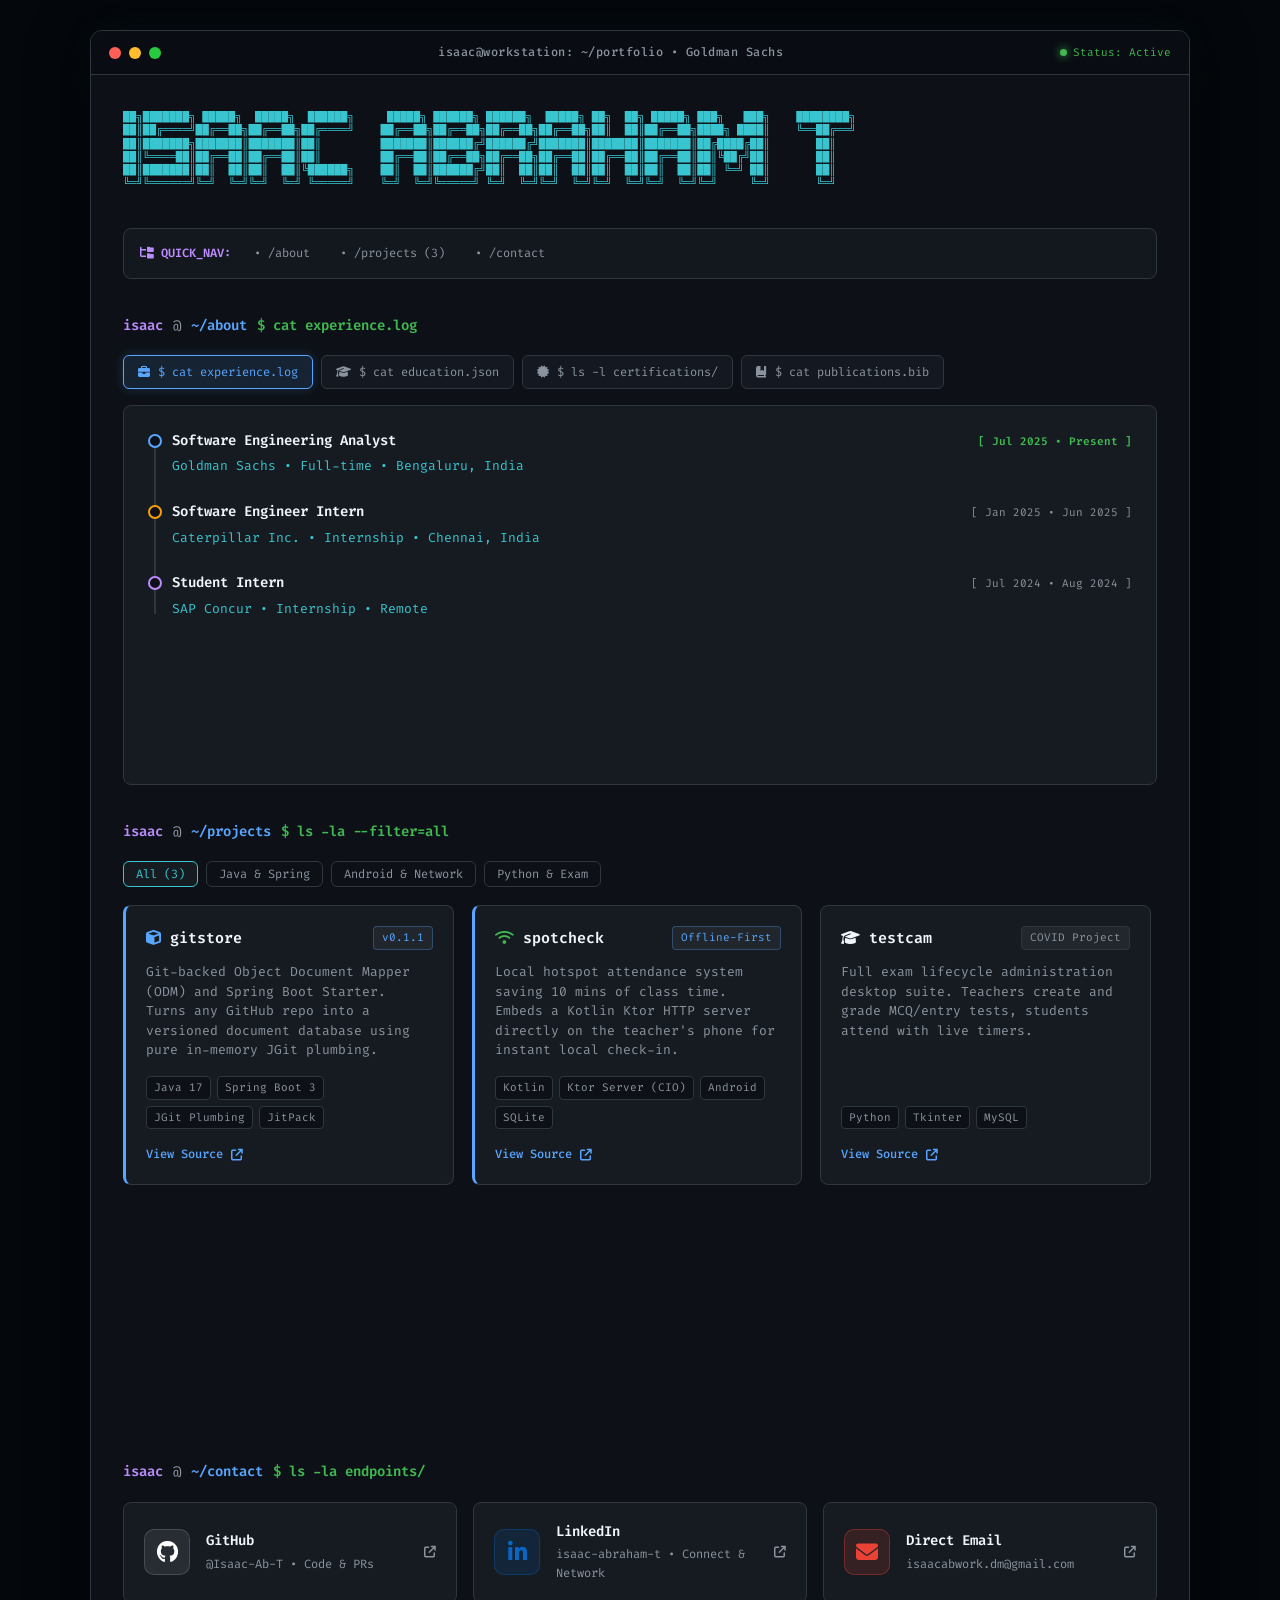
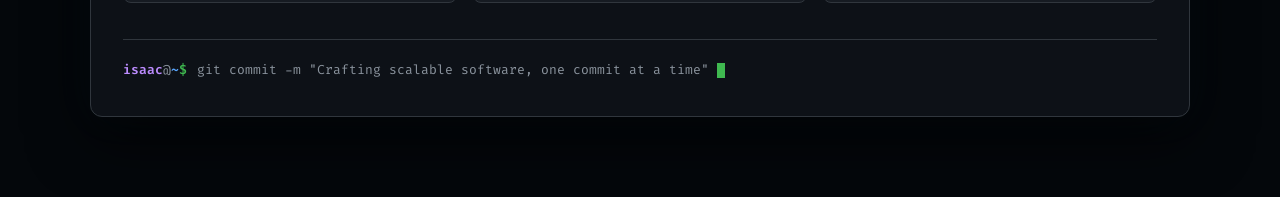
<file: index.html>
<!DOCTYPE html>
<html lang="en">
<head>
  <meta charset="UTF-8">
  <meta name="viewport" content="width=device-width, initial-scale=1.0">
  <title>Isaac Abraham T &bull; Terminal Portfolio</title>
  <link rel="preconnect" href="https://fonts.googleapis.com">
  <link rel="preconnect" href="https://fonts.gstatic.com" crossorigin>
  <link href="https://fonts.googleapis.com/css2?family=Fira+Code:wght@300;400;500;600;700&display=swap" rel="stylesheet">
  <link rel="stylesheet" href="https://cdnjs.cloudflare.com/ajax/libs/font-awesome/6.4.0/css/all.min.css">
  <style>
    :root {
      --bg-dark: #0d1117;
      --card-bg: #161b22;
      --border-color: #30363d;
      --border-hover: #58a6ff;
      --text-main: #c9d1d9;
      --text-muted: #8b949e;
      --accent-cyan: #39c5cf;
      --accent-green: #3fb950;
      --accent-blue: #58a6ff;
      --accent-purple: #bc8cff;
      --accent-orange: #d29922;
      --accent-red: #ff7b72;
    }

    html {
      scroll-behavior: smooth;
    }

    /* Terminal Focus styling for Tab keyboard navigation */
    :focus-visible {
      outline: 2px solid var(--accent-blue);
      outline-offset: 3px;
      border-radius: 4px;
      box-shadow: 0 0 10px rgba(88, 166, 255, 0.4);
    }

    * {
      box-sizing: border-box;
      margin: 0;
      padding: 0;
    }

    body {
      background-color: #04070b;
      color: var(--text-main);
      font-family: 'Fira Code', monospace;
      line-height: 1.6;
      padding: 30px 16px 80px 16px;
      font-size: 14px;
    }

    /* Terminal Shell Window */
    .terminal-window {
      max-width: 1100px;
      margin: 0 auto;
      background: var(--bg-dark);
      border: 1px solid var(--border-color);
      border-radius: 12px;
      box-shadow: 0 20px 60px rgba(0, 0, 0, 0.7), 0 0 40px rgba(56, 189, 248, 0.05);
      overflow: hidden;
    }

    /* Top Window Bar */
    .terminal-titlebar {
      background: #090d13;
      border-bottom: 1px solid var(--border-color);
      padding: 12px 18px;
      display: flex;
      align-items: center;
      justify-content: space-between;
      position: sticky;
      top: 0;
      z-index: 50;
      gap: 12px;
      flex-wrap: wrap;
    }

    .window-controls {
      display: flex;
      gap: 8px;
      flex-shrink: 0;
    }
    .window-dot {
      width: 12px;
      height: 12px;
      border-radius: 50%;
      display: inline-block;
    }
    .dot-close { background: #ff5f56; }
    .dot-min { background: #ffbd2e; }
    .dot-max { background: #27c93f; }

    .terminal-title {
      font-size: 12px;
      color: var(--text-muted);
      font-weight: 500;
      letter-spacing: 0.5px;
    }

    .status-badge {
      font-size: 11px;
      color: var(--accent-green);
      display: flex;
      align-items: center;
      gap: 6px;
    }
    .status-badge::before {
      content: '';
      width: 7px;
      height: 7px;
      border-radius: 50%;
      background: var(--accent-green);
      box-shadow: 0 0 8px var(--accent-green);
    }

    /* Terminal Body */
    .terminal-body {
      padding: 36px 32px;
    }

    /* Sticky Quick Nav */
    .terminal-nav {
      background: rgba(22, 27, 34, 0.7);
      border: 1px solid var(--border-color);
      border-radius: 8px;
      padding: 10px 16px;
      margin-bottom: 36px;
      display: flex;
      flex-wrap: wrap;
      align-items: center;
      gap: 12px;
    }
    .nav-label {
      color: var(--accent-purple);
      font-weight: 600;
      font-size: 12px;
    }
    .nav-links {
      display: flex;
      flex-wrap: wrap;
      gap: 8px;
    }
    .nav-btn {
      color: var(--text-muted);
      text-decoration: none;
      font-size: 12px;
      padding: 4px 10px;
      border-radius: 6px;
      border: 1px solid transparent;
      transition: all 0.2s;
    }
    .nav-btn:hover {
      color: var(--accent-blue);
      background: rgba(88, 166, 255, 0.1);
      border-color: rgba(88, 166, 255, 0.3);
    }

    /* Section Prompts */
    .cli-prompt {
      margin-top: 36px;
      margin-bottom: 18px;
      display: flex;
      align-items: center;
      gap: 10px;
      font-size: 14px;
      scroll-margin-top: 70px;
    }
    .cli-user { color: var(--accent-purple); font-weight: 600; }
    .cli-at { color: var(--text-muted); }
    .cli-path { color: var(--accent-blue); font-weight: 600; }
    .cli-cmd { color: var(--accent-green); font-weight: 600; }

    /* ASCII Banner */
    .ascii-banner {
      color: var(--accent-cyan);
      font-size: 11px;
      line-height: 1.2;
      margin-bottom: 24px;
      overflow-x: auto;
      white-space: pre;
      letter-spacing: 0px;
      font-weight: 600;
    }

    /* =========================================================
       FIXED HEIGHT CONTAINER FOR ABOUT ME
       (Eliminates jumpiness / layout shifting)
       ========================================================= */
    .about-subtabs-toolbar {
      display: flex;
      gap: 8px;
      margin-bottom: 16px;
      flex-wrap: wrap;
    }
    .tab-command-btn {
      background: rgba(22, 27, 34, 0.8);
      border: 1px solid var(--border-color);
      color: var(--text-muted);
      font-family: 'Fira Code', monospace;
      font-size: 12px;
      padding: 8px 14px;
      border-radius: 6px;
      cursor: pointer;
      display: flex;
      align-items: center;
      gap: 8px;
      transition: all 0.2s;
    }
    .tab-command-btn:hover {
      border-color: var(--border-hover);
      color: var(--text-main);
    }
    .tab-command-btn.active {
      background: rgba(88, 166, 255, 0.12);
      border-color: var(--accent-blue);
      color: var(--accent-blue);
      box-shadow: 0 0 12px rgba(88, 166, 255, 0.2);
    }

    /* Fixed Height viewport with smooth scrolling */
    .about-fixed-box {
      background: var(--card-bg);
      border: 1px solid var(--border-color);
      border-radius: 8px;
      padding: 24px;
      height: 380px; /* FIXED HEIGHT: Nothing below shifts up or down */
      overflow-y: auto;
      scrollbar-width: thin;
      scrollbar-color: var(--border-color) transparent;
    }
    .about-fixed-box::-webkit-scrollbar {
      width: 6px;
    }
    .about-fixed-box::-webkit-scrollbar-thumb {
      background-color: var(--border-color);
      border-radius: 4px;
    }

    .tab-content-panel {
      display: none;
      animation: terminalFade 0.2s ease;
    }
    .tab-content-panel.active {
      display: block;
    }
    @keyframes terminalFade {
      from { opacity: 0; transform: translateY(3px); }
      to { opacity: 1; transform: translateY(0); }
    }

    /* Timeline Tree */
    .timeline {
      position: relative;
      padding-left: 24px;
    }
    .timeline::before {
      content: '';
      position: absolute;
      left: 6px;
      top: 6px;
      bottom: 6px;
      width: 2px;
      background: var(--border-color);
    }
    .timeline-item {
      position: relative;
      margin-bottom: 24px;
    }
    .timeline-item:last-child {
      margin-bottom: 0;
    }
    .timeline-dot {
      position: absolute;
      left: -24px;
      top: 4px;
      width: 14px;
      height: 14px;
      border-radius: 50%;
      background: var(--bg-dark);
      border: 2px solid var(--accent-blue);
    }
    .timeline-header {
      display: flex;
      justify-content: space-between;
      align-items: baseline;
      flex-wrap: wrap;
      margin-bottom: 4px;
    }
    .timeline-role {
      font-size: 14px;
      font-weight: 600;
      color: #f0f6fc;
    }
    .timeline-org {
      color: var(--accent-cyan);
      font-size: 13px;
    }
    .timeline-date {
      color: var(--text-muted);
      font-size: 11px;
    }
    .timeline-desc {
      color: var(--text-muted);
      font-size: 13px;
      margin-top: 6px;
      line-height: 1.55;
    }

    /* Terminal Tables */
    .term-table {
      width: 100%;
      border-collapse: collapse;
      font-size: 13px;
    }
    .term-table th {
      text-align: left;
      padding: 8px 12px;
      color: var(--accent-purple);
      border-bottom: 1px solid var(--border-color);
      font-weight: 600;
      font-size: 12px;
      position: sticky;
      top: -24px;
      background: var(--card-bg);
      z-index: 10;
    }
    .term-table td {
      padding: 10px 12px;
      border-bottom: 1px solid rgba(48, 54, 61, 0.4);
      color: var(--text-main);
    }
    .term-table tr:hover td {
      background: rgba(255, 255, 255, 0.02);
    }

    /* =========================================================
       FIXED HEIGHT CONTAINER FOR PROJECTS
       (Fixed scrollable window: clean & non-shifting)
       ========================================================= */
    .projects-fixed-box {
      height: 520px; /* FIXED HEIGHT */
      overflow-y: auto;
      padding-right: 6px;
      scrollbar-width: thin;
      scrollbar-color: var(--border-color) transparent;
    }
    .projects-fixed-box::-webkit-scrollbar {
      width: 6px;
    }
    .projects-fixed-box::-webkit-scrollbar-thumb {
      background-color: var(--border-color);
      border-radius: 4px;
    }

    .cards-grid {
      display: grid;
      grid-template-columns: repeat(auto-fill, minmax(320px, 1fr));
      gap: 18px;
    }
    .term-card {
      background: var(--card-bg);
      border: 1px solid var(--border-color);
      border-radius: 8px;
      padding: 20px;
      transition: all 0.2s ease-in-out;
      display: flex;
      flex-direction: column;
      justify-content: space-between;
    }
    .term-card:hover {
      border-color: var(--border-hover);
      transform: translateY(-2px);
      box-shadow: 0 8px 24px rgba(0, 0, 0, 0.5), 0 0 15px rgba(88, 166, 255, 0.1);
    }
    .featured-card { border-left: 3px solid var(--accent-blue); }

    .card-meta-top {
      display: flex;
      justify-content: space-between;
      align-items: flex-start;
      margin-bottom: 12px;
    }
    .card-title {
      color: #f0f6fc;
      font-size: 15px;
      font-weight: 600;
    }
    .card-badge {
      font-size: 11px;
      padding: 2px 8px;
      border-radius: 4px;
      background: rgba(255, 255, 255, 0.05);
      border: 1px solid var(--border-color);
      color: var(--text-muted);
    }
    .badge-primary { color: var(--accent-blue); border-color: rgba(88, 166, 255, 0.3); }

    .card-desc {
      color: var(--text-muted);
      font-size: 13px;
      line-height: 1.5;
      margin-bottom: 16px;
    }

    .card-tags {
      display: flex;
      flex-wrap: wrap;
      gap: 6px;
      margin-bottom: 16px;
    }
    .tag {
      font-size: 11px;
      color: var(--text-muted);
      background: #0d1117;
      padding: 2px 7px;
      border-radius: 4px;
      border: 1px solid var(--border-color);
    }

    .card-action {
      display: flex;
      align-items: center;
      gap: 8px;
      color: var(--accent-blue);
      text-decoration: none;
      font-size: 12px;
      font-weight: 500;
      transition: gap 0.2s;
    }
    .card-action:hover {
      color: #79c0ff;
      gap: 12px;
    }

    /* Filter Toolbar */
    .filter-toolbar {
      display: flex;
      gap: 8px;
      margin-bottom: 18px;
      flex-wrap: wrap;
    }
    .filter-pill {
      background: transparent;
      border: 1px solid var(--border-color);
      color: var(--text-muted);
      font-family: 'Fira Code', monospace;
      font-size: 12px;
      padding: 4px 12px;
      border-radius: 6px;
      cursor: pointer;
      transition: all 0.2s;
    }
    .filter-pill.active, .filter-pill:hover {
      background: var(--card-bg);
      color: var(--accent-cyan);
      border-color: var(--accent-cyan);
    }

    /* =========================================================
       SECTION 3: CONTACT & SOCIAL HUB (NO FORM, DIRECT BADGES)
       ========================================================= */
    .contact-grid {
      display: grid;
      grid-template-columns: repeat(auto-fit, minmax(240px, 1fr));
      gap: 16px;
    }
    .contact-badge-card {
      background: var(--card-bg);
      border: 1px solid var(--border-color);
      border-radius: 8px;
      padding: 18px 20px;
      text-decoration: none;
      display: flex;
      align-items: center;
      gap: 16px;
      transition: all 0.25s ease;
    }
    .contact-badge-card:hover {
      border-color: var(--border-hover);
      transform: translateY(-3px);
      box-shadow: 0 8px 24px rgba(0, 0, 0, 0.4), 0 0 15px rgba(88, 166, 255, 0.15);
    }
    .contact-icon-wrapper {
      width: 46px;
      height: 46px;
      border-radius: 10px;
      display: flex;
      align-items: center;
      justify-content: center;
      font-size: 22px;
      flex-shrink: 0;
    }
    /* Specific Platform Brand Themes */
    .theme-github {
      background: rgba(255, 255, 255, 0.08);
      border: 1px solid rgba(255, 255, 255, 0.15);
      color: #fff;
    }
    .theme-linkedin {
      background: rgba(10, 102, 194, 0.15);
      border: 1px solid rgba(10, 102, 194, 0.35);
      color: #0a66c2;
    }
    .theme-email {
      background: rgba(234, 67, 53, 0.15);
      border: 1px solid rgba(234, 67, 53, 0.35);
      color: #ea4335;
    }

    .contact-info-title {
      font-size: 14px;
      font-weight: 600;
      color: #f0f6fc;
      margin-bottom: 2px;
    }
    .contact-info-sub {
      font-size: 12px;
      color: var(--text-muted);
    }

    /* Terminal Footer Prompt */
    .terminal-footer-line {
      margin-top: 36px;
      padding-top: 20px;
      border-top: 1px solid var(--border-color);
      display: flex;
      align-items: flex-start;
      gap: 10px;
      color: var(--text-muted);
      font-size: 13px;
    }
    .prompt-prefix {
      display: inline-flex;
      align-items: center;
      white-space: nowrap;
      flex-shrink: 0;
    }
    .prompt-text {
      flex: 1 1 auto;
      word-break: break-word;
      overflow-wrap: anywhere;
      line-height: 1.5;
    }
    .cursor-blink {
      display: inline-block;
      width: 8px;
      height: 15px;
      background: var(--accent-green);
      animation: blink 1s infinite;
      vertical-align: middle;
    }
    @keyframes blink { 0%, 50% { opacity: 1; } 51%, 100% { opacity: 0; } }

    /* Mobile Responsive Optimizations */
    @media (max-width: 768px) {
      body { 
        padding: 10px 8px 40px 8px; 
        font-size: 13px;
      }
      .terminal-window {
        border-radius: 8px;
      }
      .terminal-titlebar {
        padding: 10px 12px;
        gap: 8px;
      }
      .window-controls {
        gap: 6px;
      }
      .window-dot {
        width: 10px;
        height: 10px;
      }
      .terminal-title {
        font-size: 11px;
        white-space: normal;
        overflow-wrap: anywhere;
        word-break: break-word;
        flex: 1 1 auto;
      }
      .status-badge {
        font-size: 10px;
        margin-left: auto;
      }
      .terminal-body { 
        padding: 18px 12px; 
      }
      /* Hide bulky ASCII text on narrow phones */
      .ascii-banner { 
        display: none; 
      }
      /* Quick nav wraps smoothly on phone */
      .terminal-nav {
        padding: 8px 12px;
        margin-bottom: 24px;
      }
      .nav-links {
        gap: 6px;
      }
      .nav-btn {
        font-size: 11px;
        padding: 3px 8px;
      }
      /* Sub-tabs adapt nicely to tap */
      .about-subtabs-toolbar {
        display: grid;
        grid-template-columns: 1fr 1fr;
        gap: 6px;
      }
      .tab-command-btn {
        font-size: 11px;
        padding: 7px 10px;
        justify-content: center;
      }
      /* Responsive viewport heights for mobile */
      .about-fixed-box { 
        height: 380px; 
        padding: 16px;
      }
      .projects-fixed-box { 
        height: 520px; 
      }
      .cards-grid { 
        grid-template-columns: 1fr; 
      }
      .contact-grid { 
        grid-template-columns: 1fr; 
      }
      .term-table th, .term-table td {
        padding: 8px 6px;
        font-size: 11px;
      }
      .terminal-footer-line {
        flex-direction: row;
        align-items: flex-start;
        gap: 8px;
        font-size: 11px;
      }
      .prompt-prefix {
        white-space: nowrap;
        flex-shrink: 0;
      }
      .prompt-text {
        font-size: 11px;
        line-height: 1.5;
        word-break: break-word;
        overflow-wrap: anywhere;
      }
    }
  </style>
</head>
<body>

  <div class="terminal-window">
    <!-- Window Bar -->
    <div class="terminal-titlebar">
      <div class="window-controls">
        <span class="window-dot dot-close"></span>
        <span class="window-dot dot-min"></span>
        <span class="window-dot dot-max"></span>
      </div>
      <div class="terminal-title">isaac@workstation: ~/portfolio &bull; Goldman Sachs</div>
      <div class="status-badge">Status: Active</div>
    </div>

    <!-- Terminal Body -->
    <div class="terminal-body">

      <!-- ASCII Logo: ISAAC ABRAHAM T (Clean Block Style - 100% aligned) -->
      <pre class="ascii-banner">
██╗███████╗ █████╗  █████╗  ██████╗     █████╗ ██████╗ ██████╗  █████╗ ██╗  ██╗ █████╗ ███╗   ███╗    ████████╗
██║██╔════╝██╔══██╗██╔══██╗██╔════╝    ██╔══██╗██╔══██╗██╔══██╗██╔══██╗██║  ██║██╔══██╗████╗ ████║    ╚══██╔══╝
██║███████╗███████║███████║██║         ███████║██████╔╝██████╔╝███████║███████║███████║██╔████╔██║       ██║   
██║╚════██║██╔══██║██╔══██║██║         ██╔══██║██╔══██╗██╔══██╗██╔══██║██╔══██║██╔══██║██║╚██╔╝██║       ██║   
██║███████║██║  ██║██║  ██║╚██████╗    ██║  ██║██████╔╝██║  ██║██║  ██║██║  ██║██║  ██║██║ ╚═╝ ██║       ██║   
╚═╝╚══════╝╚═╝  ╚═╝╚═╝  ╚═╝ ╚═════╝    ╚═╝  ╚═╝╚═════╝ ╚═╝  ╚═╝╚═╝  ╚═╝╚═╝  ╚═╝╚═╝  ╚═╝╚═╝     ╚═╝       ╚═╝   
      </pre>

      <!-- Quick Directory Navigation -->
      <div class="terminal-nav">
        <span class="nav-label"><i class="fa-solid fa-folder-tree"></i> QUICK_NAV:</span>
        <div class="nav-links">
          <a href="#about" class="nav-btn">&bull; /about</a>
          <a href="#projects" class="nav-btn">&bull; /projects (3)</a>
          <a href="#contact" class="nav-btn">&bull; /contact</a>
        </div>
      </div>

      <!-- =========================================================
           SECTION 1: ABOUT ME (FIXED HEIGHT CONTAINER - NO SHIFTING)
           ========================================================= -->
      <div id="about">
        <div class="cli-prompt">
          <span class="cli-user">isaac</span><span class="cli-at">@</span><span class="cli-path">~/about</span><span class="cli-cmd" id="active-command-display">$ cat experience.log</span>
        </div>

        <!-- Sub-Tab Command Buttons -->
        <div class="about-subtabs-toolbar">
          <button class="tab-command-btn active" onclick="switchAboutTab('experience', '$ cat experience.log')">
            <i class="fa-solid fa-briefcase"></i> $ cat experience.log
          </button>
          <button class="tab-command-btn" onclick="switchAboutTab('education', '$ cat education.json')">
            <i class="fa-solid fa-graduation-cap"></i> $ cat education.json
          </button>
          <button class="tab-command-btn" onclick="switchAboutTab('certifications', '$ ls -l certifications/')">
            <i class="fa-solid fa-certificate"></i> $ ls -l certifications/
          </button>
          <button class="tab-command-btn" onclick="switchAboutTab('papers', '$ cat publications.bib')">
            <i class="fa-solid fa-book-bookmark"></i> $ cat publications.bib
          </button>
        </div>

        <!-- FIXED HEIGHT OUTPUT CONTAINER: Height never shrinks or expands -->
        <div class="about-fixed-box">

          <!-- 1. TAB: WORK HISTORY / EXPERIENCE -->
          <div id="panel-experience" class="tab-content-panel active">
            <div class="timeline">
              <!-- 1. Goldman Sachs -->
              <div class="timeline-item">
                <div class="timeline-dot" style="border-color: #58a6ff;"></div>
                <div class="timeline-header">
                  <span class="timeline-role">Software Engineering Analyst</span>
                  <span class="timeline-date" style="color: var(--accent-green); font-weight:600;">[ Jul 2025 &bull; Present ]</span>
                </div>
                <div class="timeline-org">Goldman Sachs &bull; Full-time &bull; Bengaluru, India</div>
              </div>

              <!-- 2. Caterpillar Inc. -->
              <div class="timeline-item">
                <div class="timeline-dot" style="border-color: #f59e0b;"></div>
                <div class="timeline-header">
                  <span class="timeline-role">Software Engineer Intern</span>
                  <span class="timeline-date">[ Jan 2025 &bull; Jun 2025 ]</span>
                </div>
                <div class="timeline-org">Caterpillar Inc. &bull; Internship &bull; Chennai, India</div>
              </div>

              <!-- 3. SAP Concur -->
              <div class="timeline-item">
                <div class="timeline-dot" style="border-color: #bc8cff;"></div>
                <div class="timeline-header">
                  <span class="timeline-role">Student Intern</span>
                  <span class="timeline-date">[ Jul 2024 &bull; Aug 2024 ]</span>
                </div>
                <div class="timeline-org">SAP Concur &bull; Internship &bull; Remote</div>
              </div>
            </div>
          </div>

          <!-- 2. TAB: EDUCATION -->
          <div id="panel-education" class="tab-content-panel">
            <table class="term-table">
              <thead>
                <tr>
                  <th>DEGREE / EXAM</th>
                  <th>INSTITUTION</th>
                  <th>SCORE / CGPA</th>
                  <th>YEAR</th>
                </tr>
              </thead>
              <tbody>
                <tr>
                  <td><strong style="color:#f0f6fc">B.E. Computer Science and Engineering</strong></td>
                  <td>PSG Institute of Technology and Applied Research</td>
                  <td><span style="color:var(--accent-green); font-weight:600;">9.63 CGPA</span></td>
                  <td style="color:var(--text-muted)">2021 &ndash; 2025</td>
                </tr>
                <tr>
                  <td><strong style="color:#f0f6fc">AISSCE (Class XII &bull; CBSE)</strong></td>
                  <td>The NGP School</td>
                  <td><span style="color:var(--accent-green); font-weight:600;">95.6%</span></td>
                  <td style="color:var(--text-muted)">2021</td>
                </tr>
              </tbody>
            </table>
          </div>

          <!-- 3. TAB: CERTIFICATIONS & WINS -->
          <div id="panel-certifications" class="tab-content-panel">
            <table class="term-table">
              <thead>
                <tr>
                  <th>PERMS</th>
                  <th>ORGANIZATION / ISSUER</th>
                  <th>CERTIFICATION / RECOGNITION</th>
                  <th>DATE</th>
                </tr>
              </thead>
              <tbody>
                <tr>
                  <td><span style="color:var(--accent-green)">-rwxr-xr-x</span></td>
                  <td>Space Robotics Society</td>
                  <td><strong style="color:#f0f6fc">International Rover Design Challenge (IRDC 2023)</strong> &bull; 🥈 2nd Place</td>
                  <td style="color:var(--text-muted)">May 2023</td>
                </tr>
                <tr>
                  <td><span style="color:var(--accent-green)">-rwxr-xr-x</span></td>
                  <td>PSG iTech</td>
                  <td><strong style="color:#f0f6fc">Gold Medalist &bull; Computer Science and Engineering</strong></td>
                  <td style="color:var(--text-muted)">June 2025</td>
                </tr>
                <tr>
                  <td><span style="color:var(--accent-green)">-rwxr-xr-x</span></td>
                  <td>Cisco Networking Academy</td>
                  <td><strong style="color:#f0f6fc">CCNA: Introduction to Networks</strong> &bull; Cisco Certified</td>
                  <td style="color:var(--text-muted)">July 2023</td>
                </tr>
              </tbody>
            </table>
          </div>

          <!-- 4. TAB: PAPERS / PUBLICATIONS -->
          <div id="panel-papers" class="tab-content-panel">
            <div style="background: rgba(13, 17, 23, 0.7); border: 1px solid var(--border-color); border-radius: 6px; padding: 18px;">
              <div style="display:flex; justify-content:space-between; align-items:flex-start; margin-bottom:8px;">
                <h4 style="color:#f0f6fc; font-size:14px;">Virtual Musical Instruments with Python and OpenCV</h4>
                <span class="card-badge" style="color:var(--accent-purple); border-color:rgba(188,140,255,0.3)">Scopus Indexed</span>
              </div>
              <p style="color:var(--text-muted); font-size:12px; margin-bottom:14px;">
                Published in <em>Journal of Ubiquitous Computing and Communication Technologies (JUCCT)</em> &bull; February 2023
              </p>
              <p style="color:var(--text-main); font-size:13px; line-height:1.6; margin-bottom:16px;">
                Researched vision-based musical interaction using OpenCV hand landmark tracking to simulate acoustic keyboard audio synthesizers without physical hardware keys.
              </p>
              <a href="https://irojournals.com/jucct/article/pdf/5/1/1" target="_blank" style="color:var(--accent-blue); text-decoration:none; font-size:12px;">
                <i class="fa-solid fa-file-pdf"></i> Read Paper (PDF) &rarr;
              </a>
            </div>
          </div>

        </div>
      </div>

      <!-- =========================================================
           SECTION 2: PROJECTS (FIXED HEIGHT CONTAINER - NO SHIFTING)
           ========================================================= -->
      <div id="projects">
        <div class="cli-prompt">
          <span class="cli-user">isaac</span><span class="cli-at">@</span><span class="cli-path">~/projects</span><span class="cli-cmd">$ ls -la --filter=all</span>
        </div>

        <div class="filter-toolbar">
          <button class="filter-pill active" onclick="filterProjects('all')">All (3)</button>
          <button class="filter-pill" onclick="filterProjects('java')">Java & Spring</button>
          <button class="filter-pill" onclick="filterProjects('android')">Android & Network</button>
          <button class="filter-pill" onclick="filterProjects('python')">Python & Exam</button>
        </div>

        <!-- FIXED HEIGHT SCROLLABLE CONTAINER -->
        <div class="projects-fixed-box">
          <div class="cards-grid">
            <!-- 1. GitStore -->
            <div class="term-card featured-card" data-category="java">
              <div>
                <div class="card-meta-top">
                  <span class="card-title"><i class="fa-solid fa-cube" style="color:var(--accent-blue)"></i> gitstore</span>
                  <span class="card-badge badge-primary">v0.1.1</span>
                </div>
                <p class="card-desc">
                  Git-backed Object Document Mapper (ODM) and Spring Boot Starter. Turns any GitHub repo into a versioned document database using pure in-memory JGit plumbing.
                </p>
              </div>
              <div>
                <div class="card-tags">
                  <span class="tag">Java 17</span>
                  <span class="tag">Spring Boot 3</span>
                  <span class="tag">JGit Plumbing</span>
                  <span class="tag">JitPack</span>
                </div>
                <a href="https://github.com/Isaac-Ab-T/gitstore" target="_blank" class="card-action">
                  <span>View Source</span> <i class="fa-solid fa-arrow-up-right-from-square"></i>
                </a>
              </div>
            </div>

            <!-- 2. SpotCheck Attendance -->
            <div class="term-card featured-card" data-category="android">
              <div>
                <div class="card-meta-top">
                  <span class="card-title"><i class="fa-solid fa-wifi" style="color:var(--accent-green)"></i> spotcheck</span>
                  <span class="card-badge badge-primary">Offline-First</span>
                </div>
                <p class="card-desc">
                  Local hotspot attendance system saving 10 mins of class time. Embeds a Kotlin Ktor HTTP server directly on the teacher's phone for instant local check-in.
                </p>
              </div>
              <div>
                <div class="card-tags">
                  <span class="tag">Kotlin</span>
                  <span class="tag">Ktor Server (CIO)</span>
                  <span class="tag">Android</span>
                  <span class="tag">SQLite</span>
                </div>
                <a href="https://github.com/Isaac-Ab-T/attendance_teacher" target="_blank" class="card-action">
                  <span>View Source</span> <i class="fa-solid fa-arrow-up-right-from-square"></i>
                </a>
              </div>
            </div>

            <!-- 3. Testcam -->
            <div class="term-card" data-category="python">
              <div>
                <div class="card-meta-top">
                  <span class="card-title"><i class="fa-solid fa-graduation-cap"></i> testcam</span>
                  <span class="card-badge">COVID Project</span>
                </div>
                <p class="card-desc">
                  Full exam lifecycle administration desktop suite. Teachers create and grade MCQ/entry tests, students attend with live timers.
                </p>
              </div>
              <div>
                <div class="card-tags">
                  <span class="tag">Python</span>
                  <span class="tag">Tkinter</span>
                  <span class="tag">MySQL</span>
                </div>
                <a href="https://github.com/Isaac-Ab-T/miniproject_testcam" target="_blank" class="card-action">
                  <span>View Source</span> <i class="fa-solid fa-arrow-up-right-from-square"></i>
                </a>
              </div>
            </div>
          </div>
        </div>
      </div>

      <!-- =========================================================
           SECTION 3: CONTACT & SOCIAL HUB (NO FORMS, DIRECT BADGES)
           ========================================================= -->
      <div id="contact">
        <div class="cli-prompt">
          <span class="cli-user">isaac</span><span class="cli-at">@</span><span class="cli-path">~/contact</span><span class="cli-cmd">$ ls -la endpoints/</span>
        </div>

        <div class="contact-grid">
          <!-- 1. GitHub -->
          <a href="https://github.com/Isaac-Ab-T" target="_blank" class="contact-badge-card">
            <div class="contact-icon-wrapper theme-github">
              <i class="fa-brands fa-github"></i>
            </div>
            <div>
              <div class="contact-info-title">GitHub</div>
              <div class="contact-info-sub">@Isaac-Ab-T &bull; Code & PRs</div>
            </div>
            <i class="fa-solid fa-arrow-up-right-from-square" style="margin-left:auto; color:var(--text-muted); font-size:12px;"></i>
          </a>

          <!-- 2. LinkedIn -->
          <a href="https://www.linkedin.com/in/isaac-abraham-t-8047401aa/" target="_blank" class="contact-badge-card">
            <div class="contact-icon-wrapper theme-linkedin">
              <i class="fa-brands fa-linkedin-in"></i>
            </div>
            <div>
              <div class="contact-info-title">LinkedIn</div>
              <div class="contact-info-sub">isaac-abraham-t &bull; Connect &amp; Network</div>
            </div>
            <i class="fa-solid fa-arrow-up-right-from-square" style="margin-left:auto; color:var(--text-muted); font-size:12px;"></i>
          </a>

          <!-- 3. Direct Email -->
          <a href="mailto:isaacabwork.dm@gmail.com" class="contact-badge-card">
            <div class="contact-icon-wrapper theme-email">
              <i class="fa-solid fa-envelope"></i>
            </div>
            <div>
              <div class="contact-info-title">Direct Email</div>
              <div class="contact-info-sub">isaacabwork.dm@gmail.com</div>
            </div>
            <i class="fa-solid fa-arrow-up-right-from-square" style="margin-left:auto; color:var(--text-muted); font-size:12px;"></i>
          </a>
        </div>

        <div class="terminal-footer-line">
          <div class="prompt-prefix">
            <span class="cli-user">isaac</span><span class="cli-at">@</span><span class="cli-path">~</span><span class="cli-cmd">$</span>
          </div>
          <div class="prompt-text">
            <span>git commit -m &quot;Crafting scalable software, one commit at a time&quot;</span>
            <span class="cursor-blink"></span>
          </div>
        </div>
      </div>

    </div>
  </div>

  <script>
    // Sub-Tab Switcher in About Me (Option A)
    function switchAboutTab(tabId, commandText) {
      document.querySelectorAll('.tab-command-btn').forEach(btn => btn.classList.remove('active'));
      event.currentTarget.classList.add('active');

      document.querySelectorAll('.tab-content-panel').forEach(panel => panel.classList.remove('active'));
      document.getElementById('panel-' + tabId).classList.add('active');

      // Update terminal prompt dynamically
      document.getElementById('active-command-display').innerText = commandText;
    }

    // Projects Filter
    function filterProjects(cat) {
      document.querySelectorAll('.filter-pill').forEach(b => b.classList.remove('active'));
      if (window.event && window.event.currentTarget) {
        window.event.currentTarget.classList.add('active');
      }

      // Update terminal prompt command display
      const promptCmd = document.querySelector('#projects .cli-cmd');
      if (promptCmd) {
        promptCmd.innerText = '$ ls -la --filter=' + cat;
      }

      const cards = document.querySelectorAll('#projects .term-card');
      cards.forEach(card => {
        if (cat === 'all' || card.getAttribute('data-category') === cat) {
          card.style.display = 'flex';
        } else {
          card.style.display = 'none';
        }
      });
    }

    // Keyboard Tab Cycling: Quick Nav -> About Tabs -> Project Filter -> Project Links -> Contact Badges -> Loop back to Quick Nav
    document.addEventListener('keydown', function(e) {
      if (e.key === 'Tab') {
        const focusableSelector = [
          '.terminal-nav .nav-btn',
          '.about-subtabs-toolbar .tab-command-btn',
          '.filter-toolbar .filter-pill',
          '#projects .card-action',
          '.contact-grid .contact-badge-card'
        ].join(', ');

        const focusables = Array.from(document.querySelectorAll(focusableSelector)).filter(el => {
          return el.offsetParent !== null && !el.disabled;
        });

        if (focusables.length === 0) return;

        const firstEl = focusables[0];
        const lastEl = focusables[focusables.length - 1];

        if (e.shiftKey) {
          // Backward tab: if on the first element, wrap around to last
          if (document.activeElement === firstEl) {
            e.preventDefault();
            lastEl.focus();
          }
        } else {
          // Forward tab: if on the last element, wrap around to first
          if (document.activeElement === lastEl) {
            e.preventDefault();
            firstEl.focus();
          }
        }
      }
    });
  </script>
</body>
</html>
</file>
